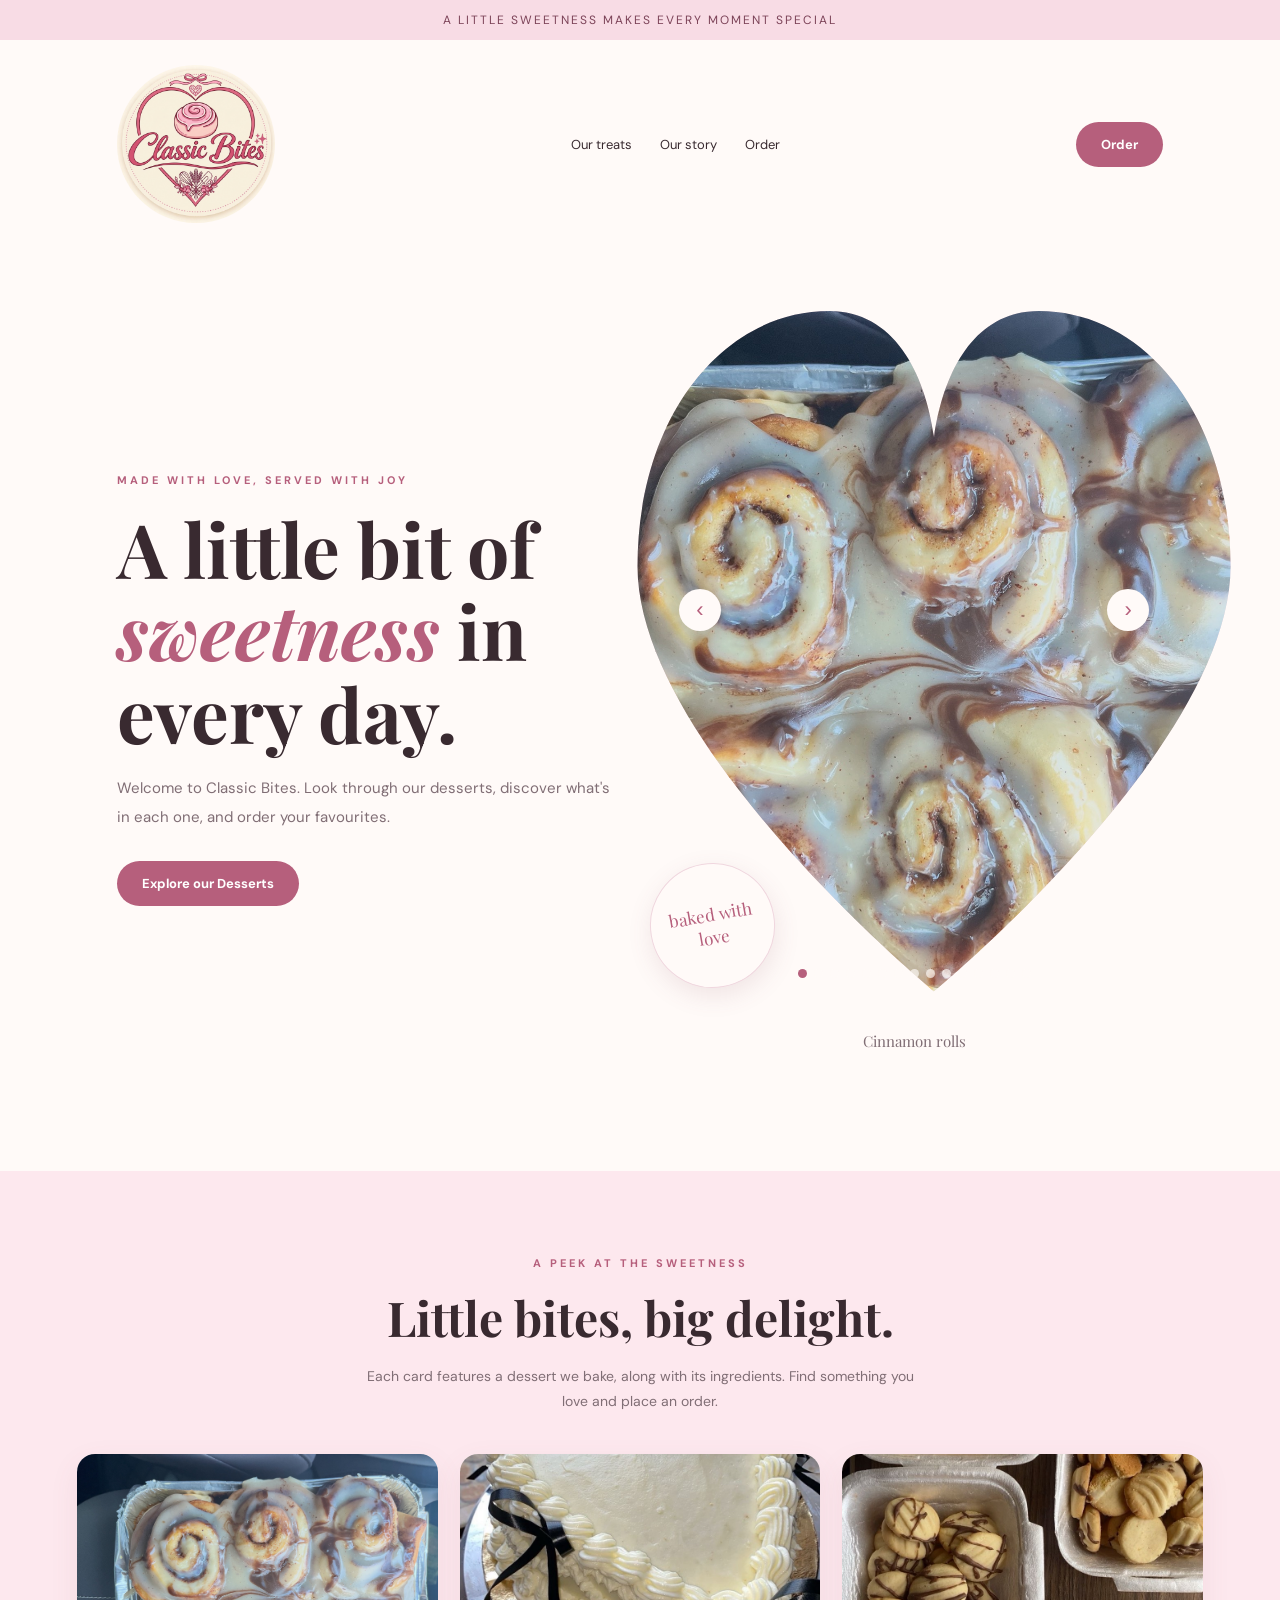
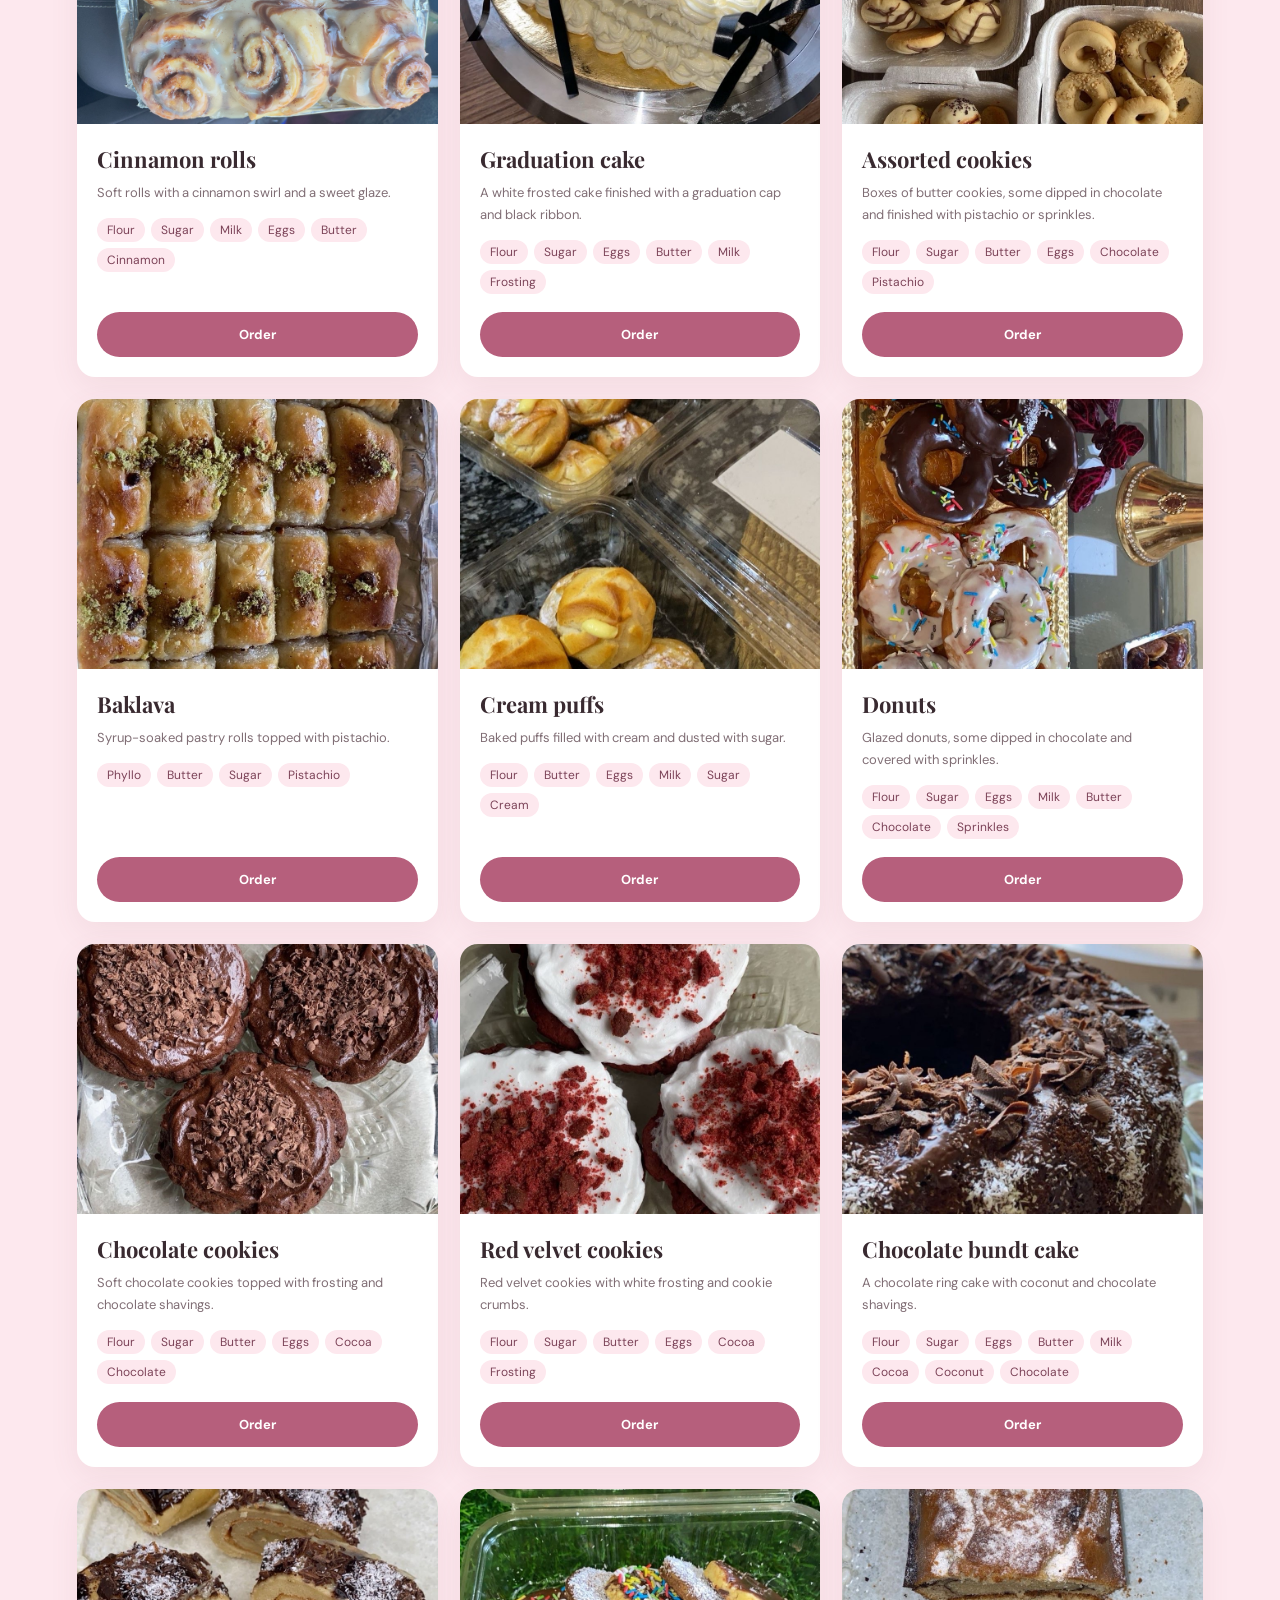
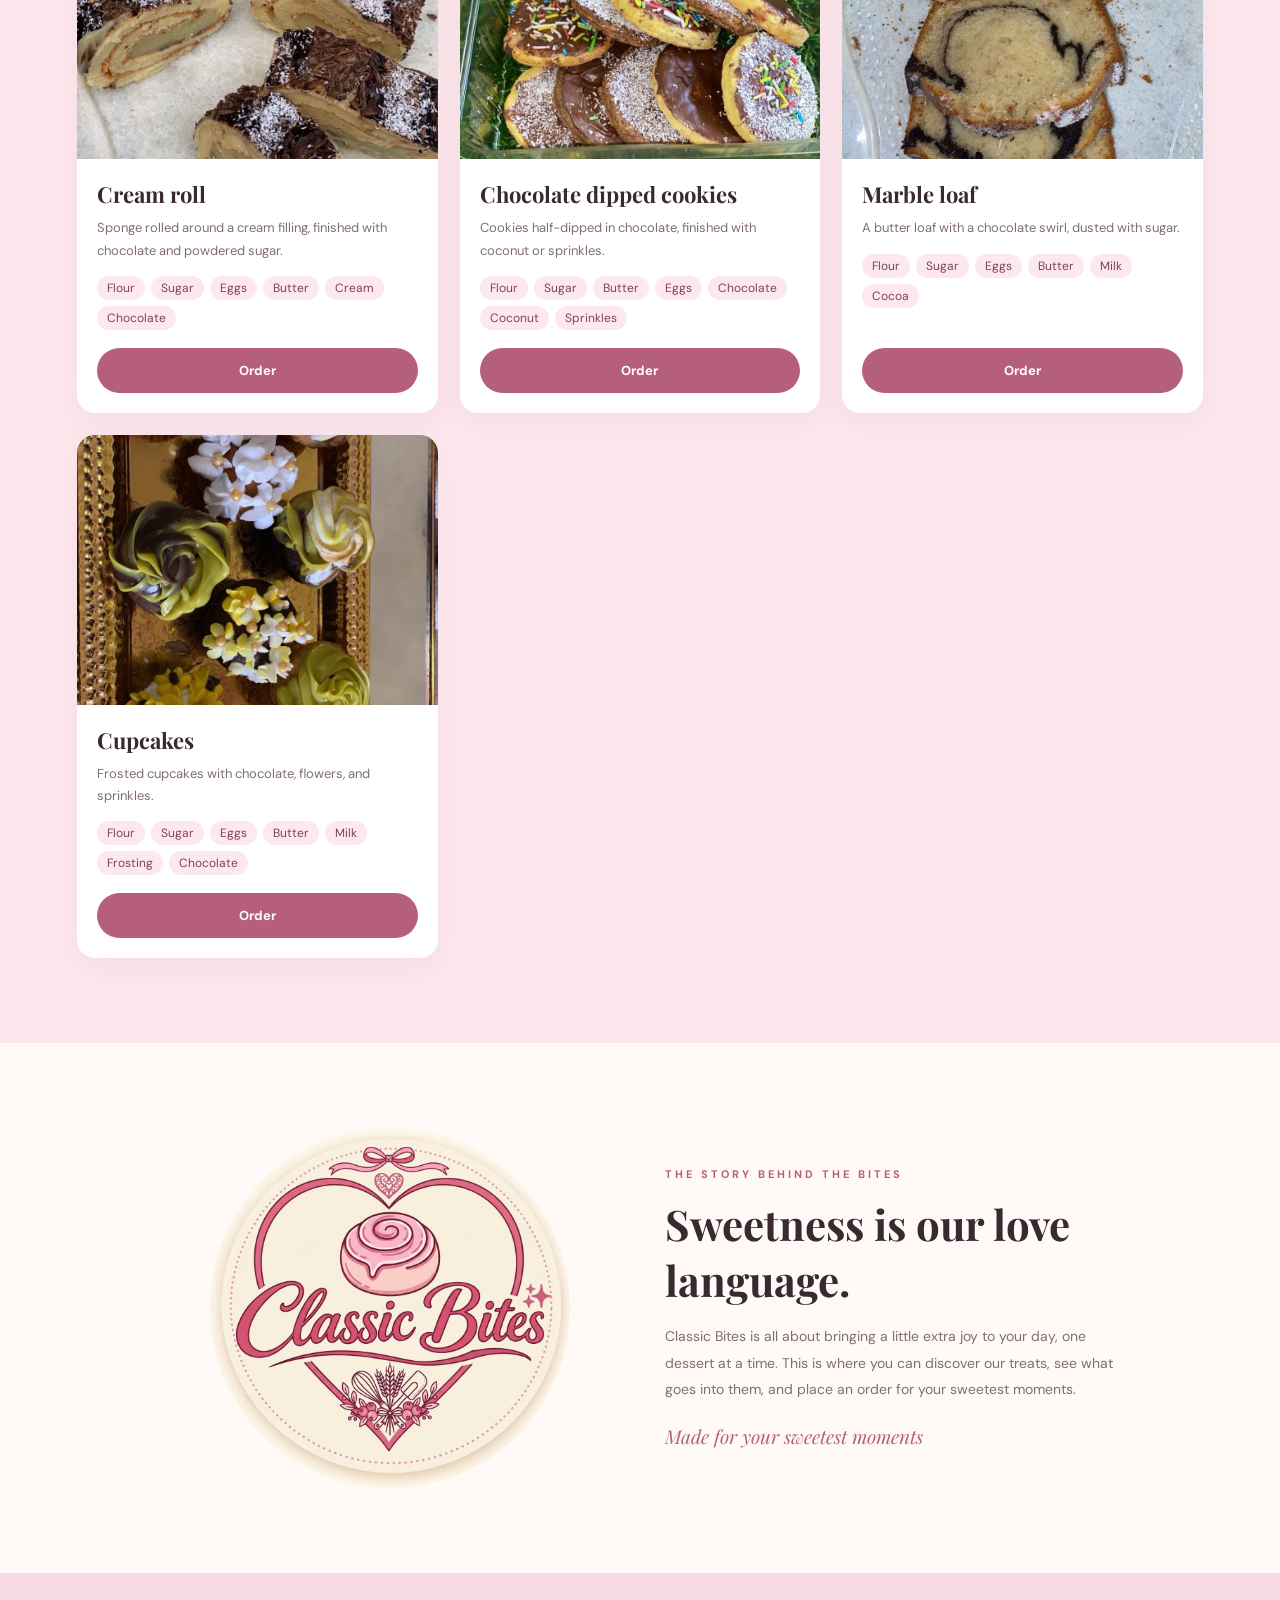
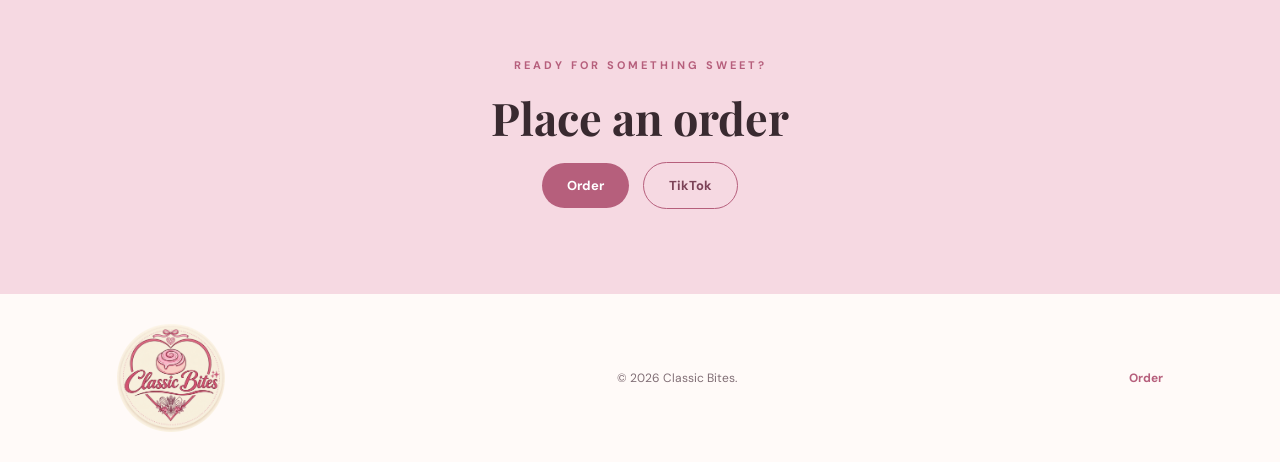
<file: index.html>
<!DOCTYPE html>
<html lang="en">
<head>
<meta charset="UTF-8">
<meta name="viewport" content="width=device-width, initial-scale=1.0">

<title>Classic Bites | Sweet Moments</title>
<meta name="description" content="Classic Bites — freshly baked desserts made with love. Discover our treats and place an order.">

<link href="https://fonts.googleapis.com/css2?family=DM+Sans:wght@400;500;600;700&family=Playfair+Display:ital,wght@0,500;0,600;0,700;1,500&display=swap" rel="stylesheet">

<link rel="stylesheet" href="styles.css">
</head>

<body>

<svg class="heart-defs" width="0" height="0" aria-hidden="true" focusable="false">
    <defs>
        <clipPath id="dessert-heart" clipPathUnits="objectBoundingBox">
            <path d="M0.5 0.97 C0.5 0.97 0.02 0.63 0.02 0.38 C0.02 0.17 0.16 0.025 0.33 0.025 C0.435 0.025 0.485 0.11 0.5 0.2 C0.515 0.11 0.565 0.025 0.67 0.025 C0.84 0.025 0.98 0.17 0.98 0.38 C0.98 0.63 0.5 0.97 0.5 0.97 Z"/>
        </clipPath>
    </defs>
</svg>

<!-- ANNOUNCEMENT -->
<div class="announcement">
    A LITTLE SWEETNESS MAKES EVERY MOMENT SPECIAL
</div>


<!-- HEADER -->
<header>

    <a href="index.html" class="logo">
        <img src="desserts/Logo.jpg" alt="Classic Bites logo">
    </a>

    <nav>
        <a href="#treats">Our treats</a>
        <a href="#story">Our story</a>
        <a href="order.html">Order</a>
    </nav>

    <a class="button" href="order.html">Order</a>

</header>


<main>

    <!-- HERO SECTION -->
    <section class="hero">

        <div class="hero-content">

            <div class="eyebrow">
                MADE WITH LOVE, SERVED WITH JOY
            </div>

            <h1>
                A little bit of <em>sweetness</em> in every day.
            </h1>

            <p>
                Welcome to Classic Bites. Look through our desserts,
                discover what's in each one, and order your favourites.
            </p>

            <a href="#treats" class="button">
                Explore our Desserts
            </a>

        </div>


        <!-- DESSERT SLIDESHOW -->
        <div class="hero-image">

            <div class="cycle-frame">

                <div class="cycle" id="cycle"></div>

                <button
                    class="cycle-btn prev"
                    id="cycle-prev"
                    type="button"
                    aria-label="Previous dessert">
                    ‹
                </button>

                <button
                    class="cycle-btn next"
                    id="cycle-next"
                    type="button"
                    aria-label="Next dessert">
                    ›
                </button>

                <div
                    class="cycle-dots"
                    id="cycle-dots">
                </div>

                <div class="stamp">
                    baked with<br>love
                </div>

            </div>

            <p
                class="cycle-caption"
                id="cycle-caption"
                aria-live="polite">
            </p>

        </div>

    </section>



    <!-- DESSERT GALLERY -->
    <section class="section soft" id="treats">

        <div class="eyebrow">
            A PEEK AT THE SWEETNESS
        </div>

        <h2>Little bites, big delight.</h2>

        <p class="intro">
            Each card features a dessert we bake, along with its
            ingredients. Find something you love and place an order.
        </p>

        <div class="gallery" id="gallery"></div>

    </section>



    <!-- OUR STORY -->
    <section class="section" id="story">

        <div class="about">

            <img
                src="desserts/Logo.jpg"
                alt="Classic Bites logo">

            <div>

                <div class="eyebrow">
                    THE STORY BEHIND THE BITES
                </div>

                <h2>
                    Sweetness is our love language.
                </h2>

                <p>
                    Classic Bites is all about bringing a little
                    extra joy to your day, one dessert at a time.
                    This is where you can discover our treats,
                    see what goes into them, and place an order
                    for your sweetest moments.
                </p>

                <div class="note">
                    Made for your sweetest moments
                </div>

            </div>

        </div>

    </section>



    <!-- ORDER SECTION -->
    <section class="cta" id="connect">

        <div class="eyebrow">
            READY FOR SOMETHING SWEET?
        </div>

        <h2>Place an order</h2>

        <a class="button" href="order.html">
            Order
        </a>

        <a
            class="button"
            href="https://www.tiktok.com/@classic.3ites"
            
            target="_blank"
            rel="noopener">
            TikTok
        </a>

    </section>

</main>



<!-- FOOTER -->
<footer>

    <a href="index.html" class="logo">
        <img src="desserts/Logo.jpg" alt="Classic Bites logo">
    </a>

    <span>
        © 2026 Classic Bites.
    </span>

    <a class="social" href="order.html">
        Order
    </a>

</footer>



<!-- JAVASCRIPT FILES -->
<script src="desserts.js"></script>
<script src="home.js"></script>

</body>
</html>
</file>
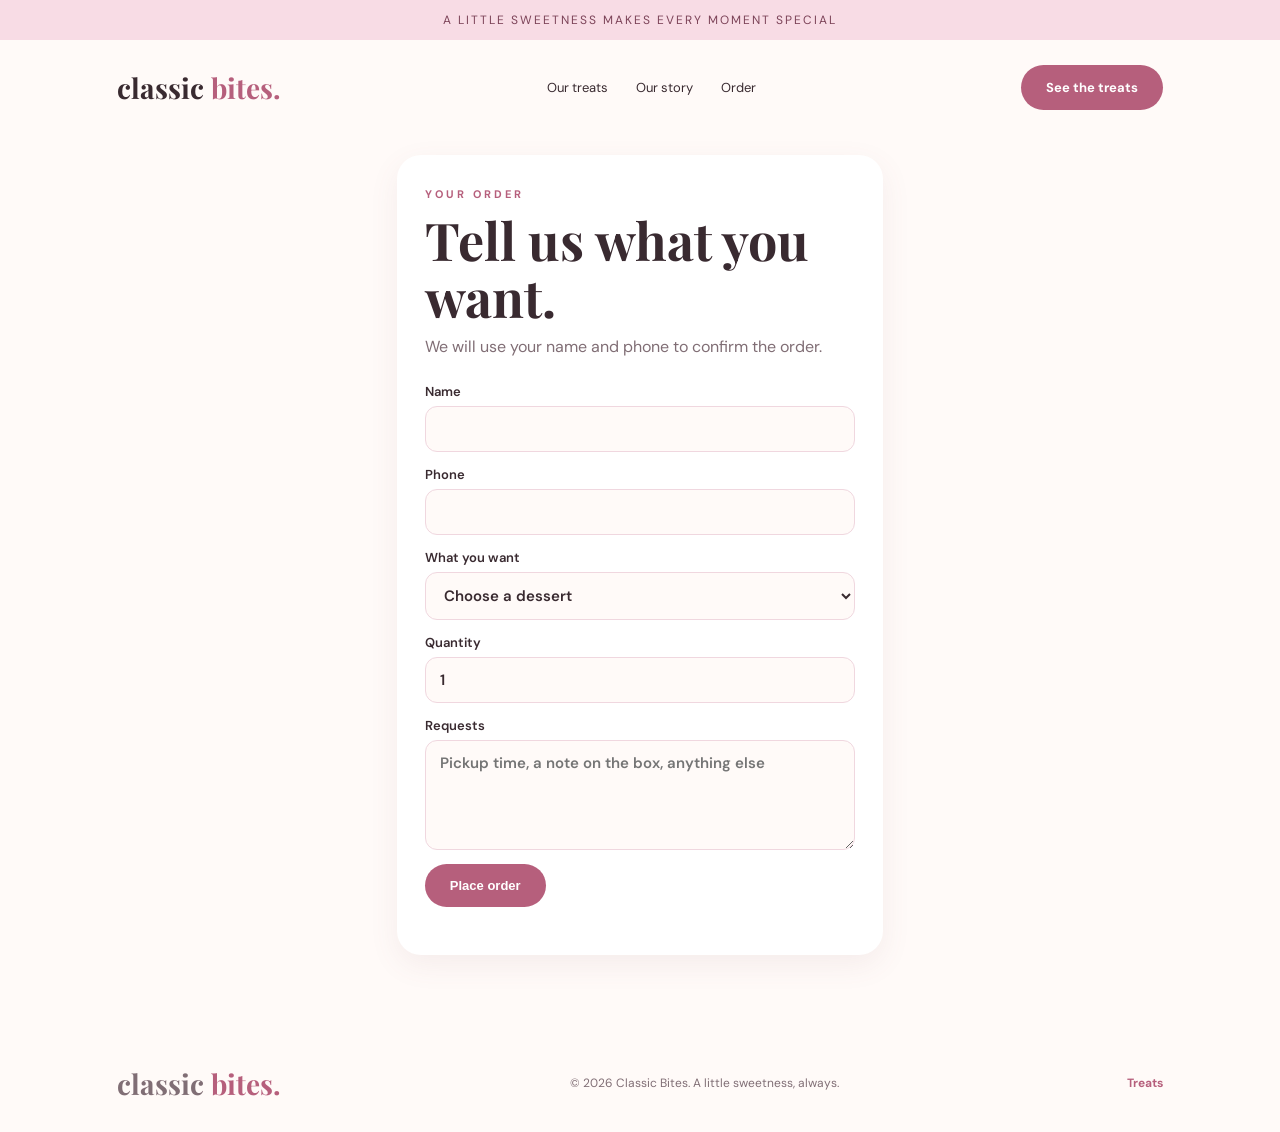
<file: order.html>
<!DOCTYPE html>
<html lang="en">
<head>
<meta charset="UTF-8">
<meta name="viewport" content="width=device-width, initial-scale=1.0">
<title>Order | Classic Bites</title>
<meta name="description" content="Order a Classic Bites dessert. Share your name, phone, and what you want.">
<link href="https://fonts.googleapis.com/css2?family=DM+Sans:wght@400;500;600;700&family=Playfair+Display:ital,wght@0,500;0,600;0,700;1,500&display=swap" rel="stylesheet">
<link rel="stylesheet" href="styles.css">
</head>
<body>

<div class="announcement">
A LITTLE SWEETNESS MAKES EVERY MOMENT SPECIAL
</div>

<header>
<a href="index.html" class="logo">classic <span>bites.</span></a>

<nav>
<a href="index.html#treats">Our treats</a>
<a href="index.html#story">Our story</a>
<a href="order.html">Order</a>
</nav>

<a class="button" href="index.html#treats">See the treats</a>
</header>

<main class="order-wrap">
<div class="order-card">
<div class="eyebrow">YOUR ORDER</div>
<h1>Tell us what you want.</h1>
<p>We will use your name and phone to confirm the order.</p>

<form id="order-form">
<label>Name
<input name="name" autocomplete="name" required>
</label>
<label>Phone
<input name="phone" type="tel" autocomplete="tel" required>
</label>
<label>What you want
<select id="dessert" name="dessert" required>
<option value="">Choose a dessert</option>
</select>
</label>
<label>Quantity
<input name="quantity" type="number" min="1" value="1" required>
</label>
<label>Requests
<textarea name="requests" placeholder="Pickup time, a note on the box, anything else"></textarea>
</label>
<button class="button" type="submit">Place order</button>
<p class="order-status" id="order-status" role="status"></p>
</form>

<div class="thanks" id="thanks">
<h2>Order received.</h2>
<p>Thank you. We have your name, phone, dessert, quantity, and requests.</p>
<p class="note"><a href="index.html">Back to the treats</a></p>
</div>
</div>
</main>

<iframe id="order-frame" name="order-frame" hidden title="Order delivery"></iframe>

<footer>
<a href="index.html" class="logo">classic <span>bites.</span></a>
<span>© 2026 Classic Bites. A little sweetness, always.</span>
<a class="social" href="index.html#treats">Treats</a>
</footer>

<script src="desserts.js"></script>
<script src="order-config.js"></script>
<script src="order.js"></script>
</body>
</html>
</file>
<file: styles.css>
* {
  margin: 0;
  padding: 0;
  box-sizing: border-box;
  scroll-behavior: smooth;
}

body {
  background: #fffaf8;
  color: #392a30;
  font-family: 'DM Sans', sans-serif;
}

a {
  text-decoration: none;
  color: inherit;
}

img {
  max-width: 100%;
}

/* ANNOUNCEMENT */

.announcement {
  background: #f8dce5;
  color: #7c4358;
  text-align: center;
  padding: 12px;
  font-size: 12px;
  letter-spacing: 2px;
  text-transform: uppercase;
}

/* HEADER */

header {
  max-width: 1200px;
  margin: auto;
  padding: 25px 6%;
  display: flex;
  justify-content: space-between;
  align-items: center;
  flex-wrap: wrap;
  gap: 20px;
}

.logo {
  font-family: 'Playfair Display', serif;
  font-size: 28px;
  font-weight: bold;
}

.logo span {
  color: #b65f7c;
}

/* Header logo image */

.logo img {
  display: block;
  width: 158px;
  height: 158px;
  object-fit: cover;
  object-position: center;
  border-radius: 50%;
}

nav {
  display: flex;
  gap: 28px;
  font-size: 13px;
}

nav a:hover {
  color: #b65f7c;
}

/* BUTTONS */

.button {
  display: inline-block;
  background: #b65f7c;
  color: white;
  padding: 14px 25px;
  border-radius: 50px;
  font-size: 13px;
  font-weight: bold;
  border: 0;
  cursor: pointer;
  transition: .3s;
}

.button:hover {
  background: #944a65;
  transform: translateY(-3px);
}

/* HERO */

.hero {
  max-width: 1200px;
  margin: auto;
  padding: 45px 6% 85px;
  display: grid;
  grid-template-columns: 1fr 1fr;
  align-items: center;
  gap: 50px;
}

.eyebrow {
  color: #b65f7c;
  font-size: 11px;
  letter-spacing: 3px;
  font-weight: bold;
  text-transform: uppercase;
}

h1, h2, h3 {
  font-family: 'Playfair Display', serif;
}

h1 {
  font-size: clamp(45px, 6vw, 75px);
  line-height: 1.1;
  margin: 20px 0;
}

h1 em {
  color: #b65f7c;
}

.hero p {
  color: #806e75;
  line-height: 1.9;
  font-size: 15px;
  margin-bottom: 30px;
}

/* HEART SLIDESHOW */

.hero-image {
  position: relative;
  min-width: 0;
  overflow: visible;
}

.cycle-frame {
  position: relative;
  width: 100%;
  overflow: visible;
}

.heart-defs {
  position: absolute;
  width: 0;
  height: 0;
}

.cycle {
  position: relative;
  width: 124%;
  height: 720px;
  margin-left: -8%;
  overflow: hidden;
  background: #f6d9e2;
  clip-path: url(#dessert-heart);
}

.cycle-slide {
  position: absolute;
  inset: 0;
  opacity: 0;
  transition: opacity .6s ease;
}

.cycle-slide.is-active {
  opacity: 1;
  z-index: 1;
}

.cycle-slide img {
  width: 100%;
  height: 100%;
  object-fit: cover;
}

/* SLIDESHOW ARROWS */

.cycle-btn {
  position: absolute;
  top: 44%;
  z-index: 2;
  transform: translateY(-50%);
  width: 42px;
  height: 42px;
  border: 0;
  border-radius: 50%;
  background: #fffaf8;
  color: #b65f7c;
  font-size: 22px;
  cursor: pointer;
  box-shadow: 0 8px 20px #8b536030;
}

.cycle-btn.prev {
  left: 14px;
}

.cycle-btn.next {
  right: 14px;
}

/* SLIDESHOW DOTS */

.cycle-dots {
  position: absolute;
  left: 0;
  right: 0;
  bottom: 35px;
  z-index: 2;
  display: flex;
  justify-content: center;
  flex-wrap: wrap;
  gap: 7px;
  padding: 0 70px;
}

.cycle-dots button {
  width: 9px;
  height: 9px;
  border: 0;
  border-radius: 50%;
  background: #fffaf8aa;
  cursor: pointer;
}

.cycle-dots button.is-active {
  background: #b65f7c;
}

/* SLIDESHOW CAPTION */

.cycle-caption {
  margin-top: 14px;
  text-align: center;
  font-family: 'Playfair Display', serif;
  font-size: 20px;
  color: #7c4358;
}

/* BAKED WITH LOVE STAMP */

.stamp {
  position: absolute;
  bottom: 25px;
  left: -15px;
  z-index: 3;
  background: #fffaf8;
  color: #b65f7c;
  width: 125px;
  height: 125px;
  border-radius: 50%;
  display: grid;
  place-items: center;
  text-align: center;
  font-family: 'Playfair Display', serif;
  font-size: 17px;
  line-height: 1.3;
  transform: rotate(-10deg);
  border: 1px solid #f0d7df;
  box-shadow: 0 8px 25px #8b536020;
}

/* SECTIONS */

.section {
  padding: 85px 6%;
  text-align: center;
}

.soft {
  background: #fde8ee;
}

.section h2 {
  font-size: clamp(35px, 4vw, 48px);
  margin: 15px 0;
}

.intro {
  max-width: 550px;
  margin: 0 auto 40px;
  color: #806e75;
  line-height: 1.8;
  font-size: 14px;
}

/* GALLERY */

.gallery {
  max-width: 1150px;
  margin: auto;
  display: grid;
  grid-template-columns: repeat(3, 1fr);
  gap: 22px;
  text-align: left;
}

.treat {
  background: white;
  border-radius: 18px;
  overflow: hidden;
  box-shadow: 0 10px 30px #8b536015;
  transition: .3s;
  display: flex;
  flex-direction: column;
}

.treat:hover {
  transform: translateY(-7px);
}

.treat img {
  width: 100%;
  height: 270px;
  object-fit: cover;
}

.treat-copy {
  padding: 20px;
  display: flex;
  flex-direction: column;
  flex: 1;
}

.treat-copy h3 {
  font-size: 22px;
  margin-bottom: 8px;
}

.treat-copy p {
  color: #806e75;
  font-size: 13px;
  line-height: 1.7;
}

.ingredients {
  display: flex;
  flex-wrap: wrap;
  gap: 6px;
  list-style: none;
  margin: 14px 0 18px;
}

.ingredients li {
  background: #fde8ee;
  color: #7c4358;
  border-radius: 999px;
  padding: 4px 10px;
  font-size: 12px;
}

.treat-copy .button {
  margin-top: auto;
  text-align: center;
}

/* ABOUT SECTION */

.about {
  max-width: 950px;
  margin: auto;
  display: grid;
  grid-template-columns: 1fr 1fr;
  gap: 50px;
  align-items: center;
  text-align: left;
}

.about img {
  width: 100%;
  height: 350px;
  object-fit: cover;
  border-radius: 20px;
}

/* Keep the story logo from being cropped */

.about img[src*="Logo"] {
  width: min(100%, 360px);
  height: auto;
  aspect-ratio: 1;
  max-height: none;
  object-fit: cover;
  object-position: center;
  border-radius: 50%;
  justify-self: center;
}

.about h2 {
  font-size: 42px;
  margin: 15px 0;
}

.about p {
  color: #806e75;
  line-height: 1.9;
  font-size: 14px;
}

.note {
  color: #b65f7c;
  font-family: 'Playfair Display', serif;
  font-size: 19px;
  font-style: italic;
  margin-top: 20px;
}

/* CALL TO ACTION */

.cta {
  background: #f6d9e2;
  text-align: center;
  padding: 85px 6%;
}

.cta h2 {
  font-size: 45px;
  margin: 15px 0;
}

.cta p {
  color: #765d67;
  line-height: 1.8;
  margin-bottom: 25px;
}

.cta .button + .button {
  margin-left: 10px;
  background: transparent;
  color: #7c4358;
  border: 1px solid #b65f7c;
}

.cta .button + .button:hover {
  background: #fffaf8;
}

/* FOOTER */

footer {
  max-width: 1200px;
  margin: auto;
  padding: 30px 6%;
  display: flex;
  justify-content: space-between;
  align-items: center;
  gap: 20px;
  color: #806e75;
  font-size: 12px;
}

footer .logo img {
  width: 108px;
  height: 108px;
  display: block;
}

.social {
  color: #b65f7c;
  font-weight: bold;
}

/* ORDER PAGE */

.order-wrap {
  max-width: 640px;
  margin: 20px auto 80px;
  padding: 0 6%;
}

.order-card {
  background: white;
  border-radius: 24px;
  padding: 32px 28px;
  box-shadow: 0 10px 30px #8b536015;
  text-align: left;
}

.order-card h1 {
  font-size: clamp(36px, 5vw, 52px);
  margin: 10px 0 8px;
}

.order-card > p {
  color: #806e75;
  line-height: 1.7;
  margin-bottom: 22px;
}

.order-card label {
  display: block;
  font-size: 13px;
  font-weight: 600;
  margin-bottom: 14px;
}

.order-card input,
.order-card select,
.order-card textarea {
  display: block;
  width: 100%;
  margin-top: 6px;
  padding: 12px 14px;
  border: 1px solid #f0d7df;
  border-radius: 12px;
  background: #fffaf8;
  color: #392a30;
  font: inherit;
  font-size: 15px;
}

.order-card textarea {
  min-height: 110px;
  resize: vertical;
}

.order-status {
  margin-top: 16px;
  color: #7c4358;
  line-height: 1.6;
}

.order-status.is-error {
  color: #8a3d45;
}

.thanks {
  display: none;
}

.thanks.is-visible {
  display: block;
}

/* TABLET AND MOBILE */

@media (max-width: 760px) {
  header {
    justify-content: center;
  }

  .logo img {
    width: 132px;
    height: 132px;
  }

  nav {
    width: 100%;
    justify-content: center;
    gap: 18px;
    flex-wrap: wrap;
  }

  .hero {
    grid-template-columns: 1fr;
    gap: 35px;
    padding-top: 25px;
  }

  .hero-image {
    order: -1;
    width: 100%;
  }

  .cycle {
    width: 100%;
    height: 500px;
    margin-left: 0;
  }

  .cycle-dots {
    bottom: 25px;
  }

  .stamp {
    left: 5px;
    bottom: 20px;
    width: 105px;
    height: 105px;
    font-size: 15px;
  }

  .gallery {
    grid-template-columns: 1fr;
    max-width: 430px;
  }

  .about {
    grid-template-columns: 1fr;
  }

  .about img {
    height: 300px;
  }

  .about img[src*="Logo"] {
    width: min(86%, 280px);
    height: auto;
    max-height: none;
  }

  .cta .button + .button {
    margin: 12px 0 0;
  }

  footer {
    flex-direction: column;
    text-align: center;
  }
}

/* SMALL PHONES */

@media (max-width: 420px) {
  .cycle {
    height: 420px;
  }

  .stamp {
    width: 90px;
    height: 90px;
    font-size: 13px;
    left: 0;
    bottom: 15px;
  }

  nav {
    gap: 13px;
    font-size: 12px;
  }

  .section {
    padding: 65px 6%;
  }

  .order-card {
    padding: 25px 20px;
  }
}

/* REDUCED MOTION */

@media (prefers-reduced-motion: reduce) {
  * {
    scroll-behavior: auto;
  }

  .cycle-slide,
  .treat,
  .button {
    transition: none;
  }
}
</file>
